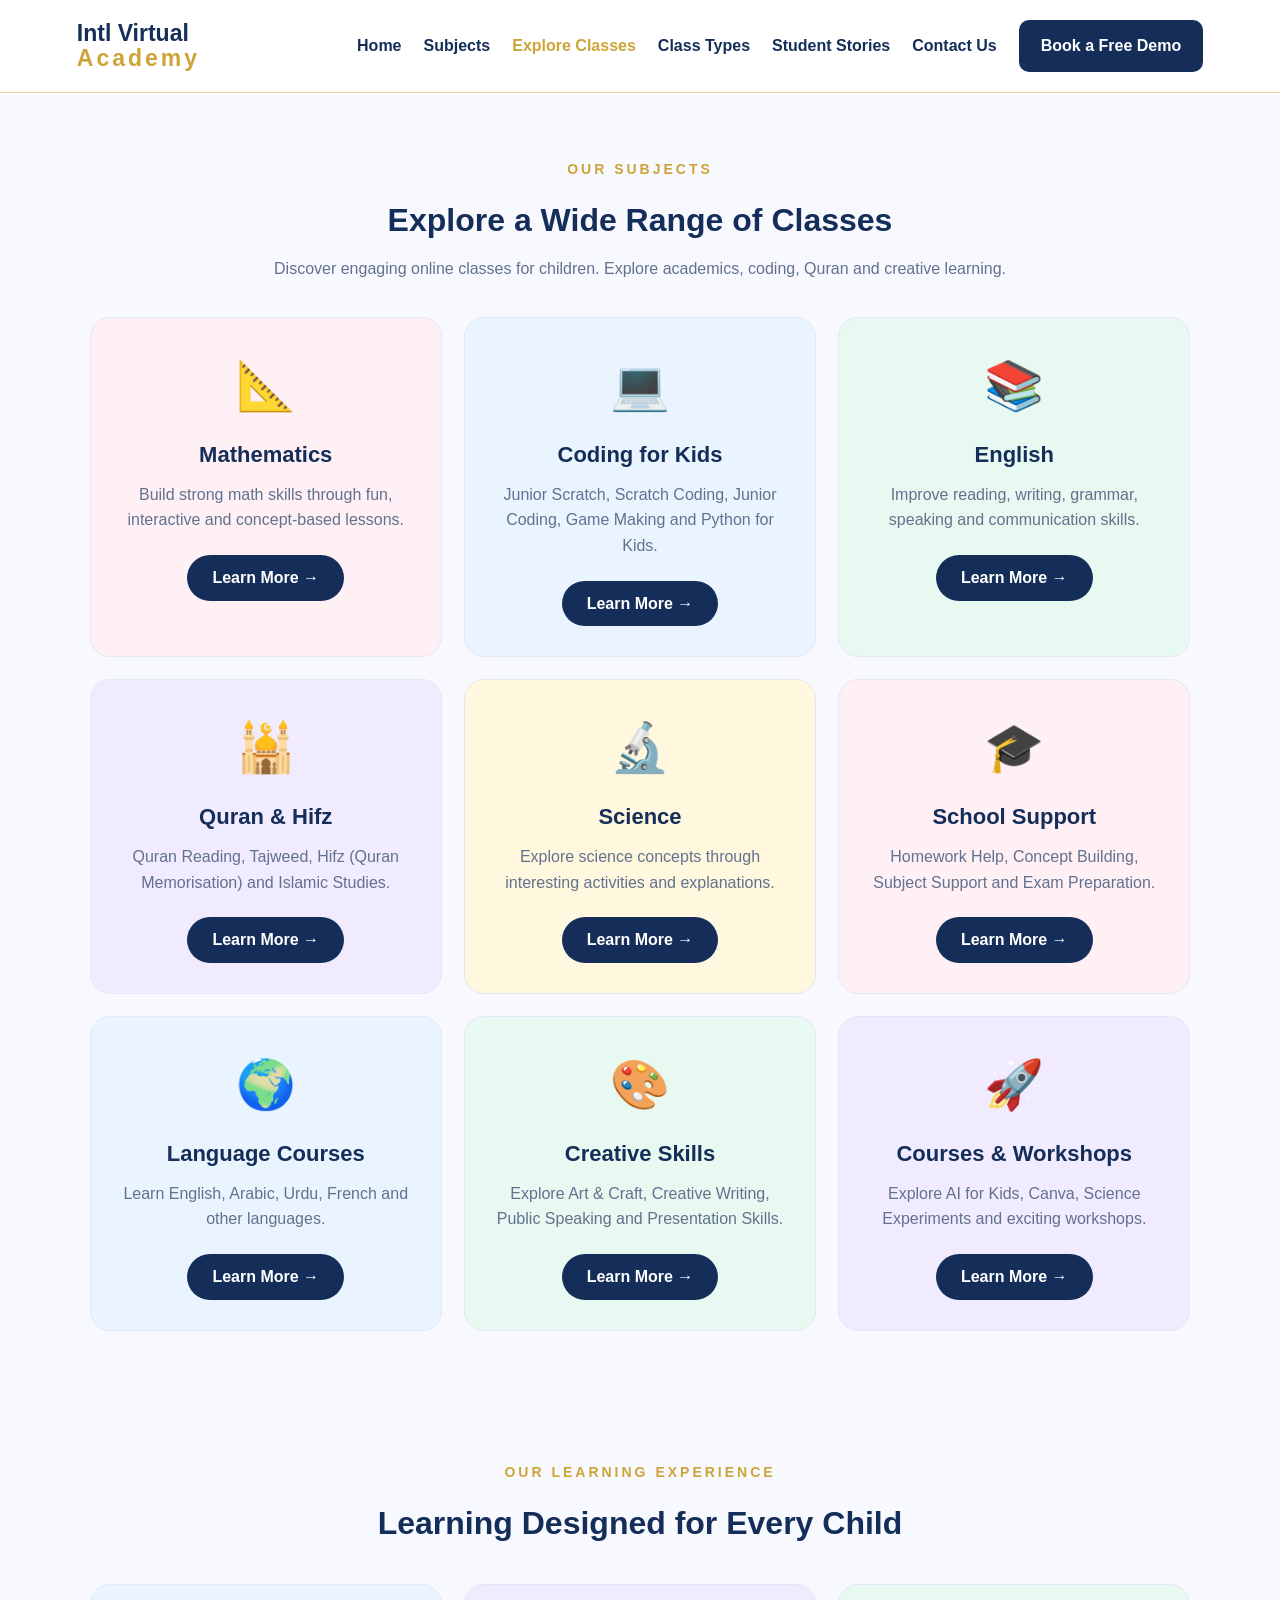
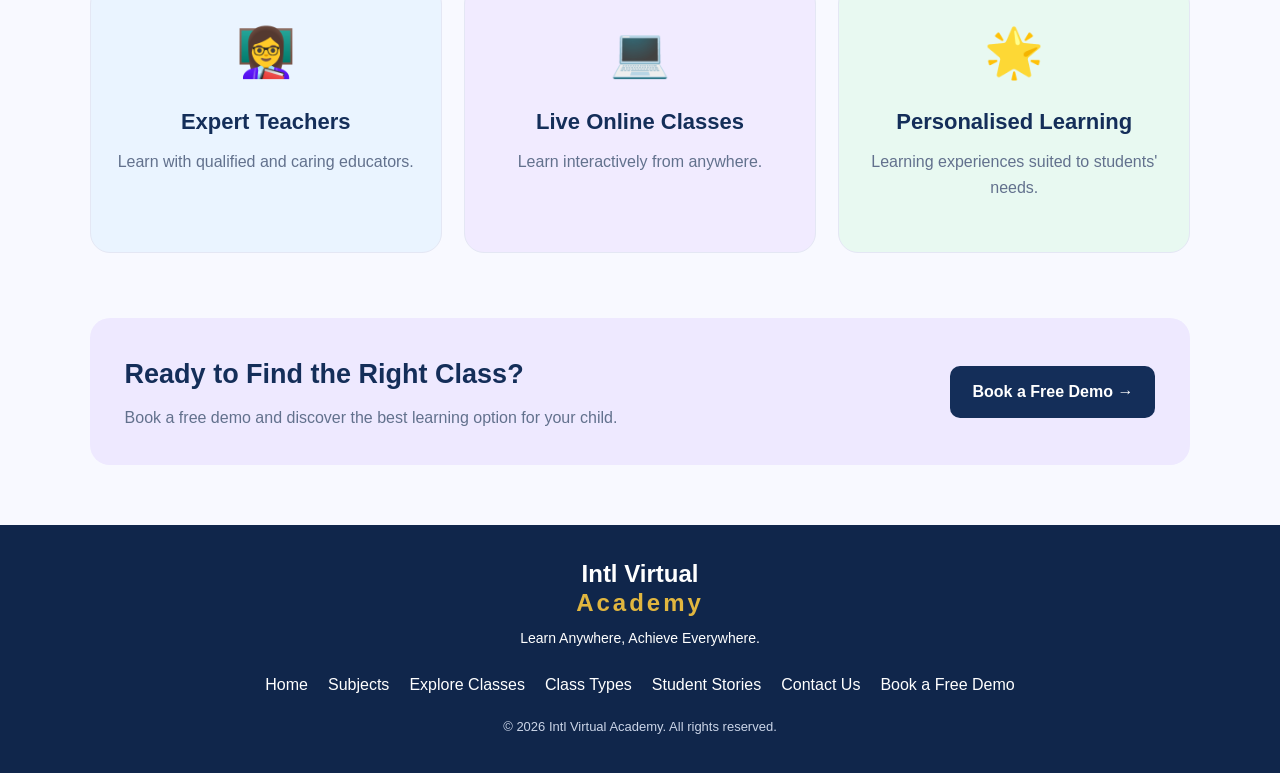
<file: explore-classes.html>
<!DOCTYPE html>
<html lang="en">
<head>
    <meta charset="UTF-8">
    <meta name="viewport" content="width=device-width, initial-scale=1.0">
    <title>Explore Classes | Intl Virtual Academy</title>
    <link rel="stylesheet" href="explore-classes.css">
</head>

<body>

<header class="site-header">
    <a href="index.html" class="brand">
        <span>Intl Virtual</span>
        <span>Academy</span>
    </a>

    <nav class="main-nav">
        <a href="index.html">Home</a>
        <a href="subjects.html">Subjects</a>
        <a href="explore-classes.html" class="active">Explore Classes</a>
        <a href="class-types.html">Class Types</a>
        <a href="student-stories.html">Student Stories</a>
        <a href="index.html#contact">Contact Us</a>
        <a href="demo-booking.html" class="nav-button">Book a Free Demo</a>
    </nav>
</header>

<main>

<!-- Our Subjects -->
<section class="subjects-section">

    <div class="section-heading">
        <p class="eyebrow">OUR SUBJECTS</p>
        <h2>Explore a Wide Range of Classes</h2>
        <p>
            Discover engaging online classes for children.
            Explore academics, coding, Quran and creative learning.
        </p>
    </div>

    <div class="class-grid">

        <!-- Mathematics -->
        <article class="class-card pink">
            <div class="card-icon">📐</div>
            <h3>Mathematics</h3>
            <p>
                Build strong math skills through fun,
                interactive and concept-based lessons.
            </p>
            <a href="subjects.html" class="learn-btn">Learn More →</a>
        </article>

        <!-- Coding for Kids -->
        <article class="class-card blue">
            <div class="card-icon">💻</div>
            <h3>Coding for Kids</h3>
            <p>
                Junior Scratch, Scratch Coding,
                Junior Coding, Game Making and Python for Kids.
            </p>
            <a href="subjects.html" class="learn-btn">Learn More →</a>
        </article>

        <!-- English -->
        <article class="class-card green">
            <div class="card-icon">📚</div>
            <h3>English</h3>
            <p>
                Improve reading, writing, grammar,
                speaking and communication skills.
            </p>
            <a href="subjects.html" class="learn-btn">Learn More →</a>
        </article>

        <!-- Quran & Hifz -->
        <article class="class-card purple">
            <div class="card-icon">🕌</div>
            <h3>Quran & Hifz</h3>
            <p>
                Quran Reading, Tajweed, Hifz
                (Quran Memorisation) and Islamic Studies.
            </p>
            <a href="subjects.html" class="learn-btn">Learn More →</a>
        </article>

        <!-- Science -->
        <article class="class-card yellow">
            <div class="card-icon">🔬</div>
            <h3>Science</h3>
            <p>
                Explore science concepts through
                interesting activities and explanations.
            </p>
            <a href="subjects.html" class="learn-btn">Learn More →</a>
        </article>

        <!-- School Support -->
        <article class="class-card pink">
            <div class="card-icon">🎓</div>
            <h3>School Support</h3>
            <p>
                Homework Help, Concept Building,
                Subject Support and Exam Preparation.
            </p>
            <a href="subjects.html" class="learn-btn">Learn More →</a>
        </article>

        <!-- Language Courses -->
        <article class="class-card blue">
            <div class="card-icon">🌍</div>
            <h3>Language Courses</h3>
            <p>
                Learn English, Arabic, Urdu,
                French and other languages.
            </p>
            <a href="subjects.html" class="learn-btn">Learn More →</a>
        </article>

        <!-- Creative Skills -->
        <article class="class-card green">
            <div class="card-icon">🎨</div>
            <h3>Creative Skills</h3>
            <p>
                Explore Art & Craft, Creative Writing,
                Public Speaking and Presentation Skills.
            </p>
            <a href="subjects.html" class="learn-btn">Learn More →</a>
        </article>

        <!-- Workshops -->
        <article class="class-card purple">
            <div class="card-icon">🚀</div>
            <h3>Courses & Workshops</h3>
            <p>
                Explore AI for Kids, Canva,
                Science Experiments and exciting workshops.
            </p>
            <a href="subjects.html" class="learn-btn">Learn More →</a>
        </article>

    </div>

</section>

<!-- Why Choose Us -->
<section class="subjects-section">

    <div class="section-heading">
        <p class="eyebrow">OUR LEARNING EXPERIENCE</p>
        <h2>Learning Designed for Every Child</h2>
    </div>

    <div class="class-grid">

        <article class="class-card blue">
            <div class="card-icon">👩‍🏫</div>
            <h3>Expert Teachers</h3>
            <p>Learn with qualified and caring educators.</p>
        </article>

        <article class="class-card purple">
            <div class="card-icon">💻</div>
            <h3>Live Online Classes</h3>
            <p>Learn interactively from anywhere.</p>
        </article>

        <article class="class-card green">
            <div class="card-icon">🌟</div>
            <h3>Personalised Learning</h3>
            <p>Learning experiences suited to students' needs.</p>
        </article>

    </div>

</section>

<!-- Demo CTA -->
<section class="demo-section">

    <div>
        <h2>Ready to Find the Right Class?</h2>
        <p>
            Book a free demo and discover the best learning
            option for your child.
        </p>
    </div>

    <a href="demo-booking.html" class="button">
        Book a Free Demo →
    </a>

</section>

</main>

<!-- Footer -->
<footer class="site-footer">

    <div class="footer-brand">
        <span>Intl Virtual</span>
        <span>Academy</span>
        <p>Learn Anywhere, Achieve Everywhere.</p>
    </div>

    <nav class="footer-links">
        <a href="index.html">Home</a>
        <a href="subjects.html">Subjects</a>
        <a href="explore-classes.html">Explore Classes</a>
        <a href="class-types.html">Class Types</a>
        <a href="student-stories.html">Student Stories</a>
        <a href="index.html#contact">Contact Us</a>
        <a href="demo-booking.html">Book a Free Demo</a>
    </nav>

    <p class="copyright">
        © 2026 Intl Virtual Academy. All rights reserved.
    </p>

</footer>

</body>
</html>
</file>
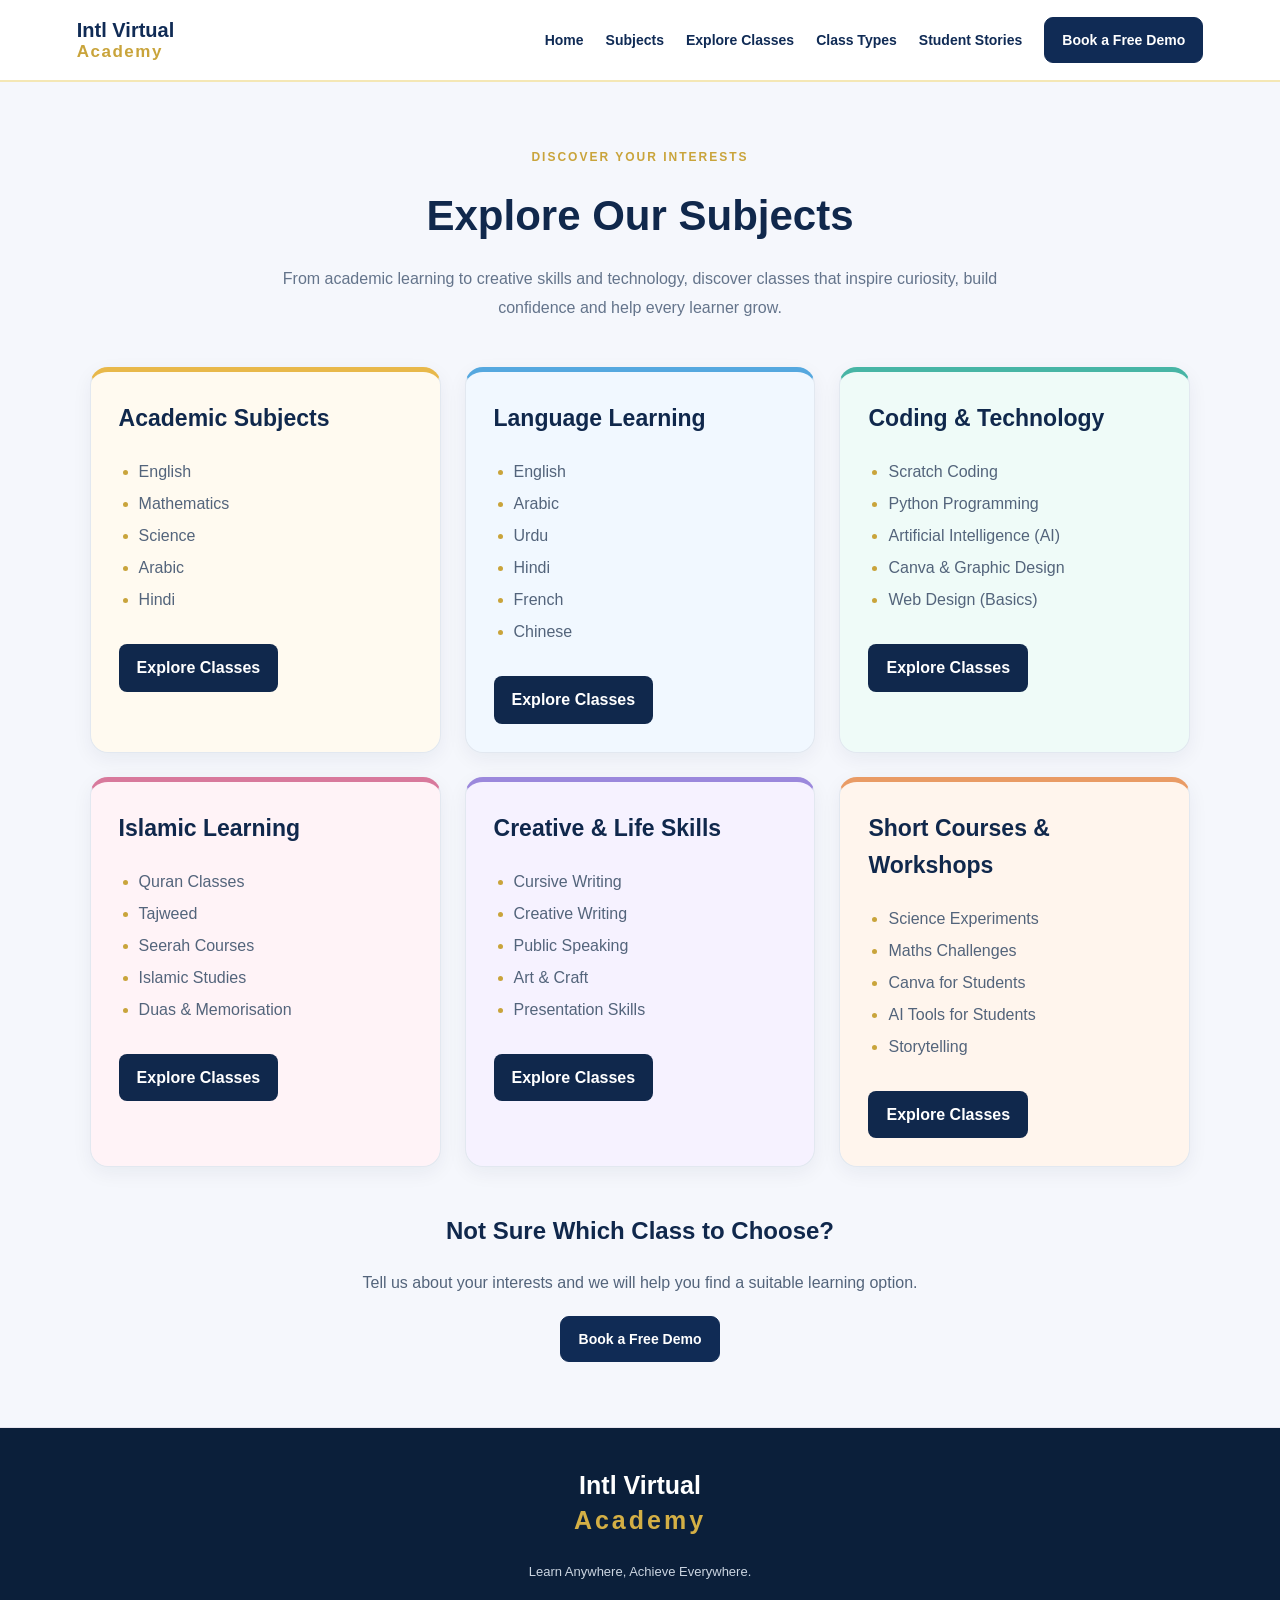
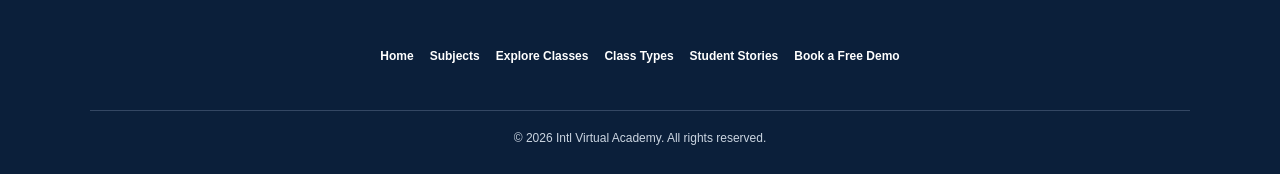
<file: subjects.html>
<!DOCTYPE html>
<html lang="en">

<head>
    <meta charset="UTF-8">
    <meta name="viewport" content="width=device-width, initial-scale=1.0">

    <meta name="description"
        content="Explore academic subjects, languages, coding, Quran classes, creative skills and workshops at Intl Virtual Academy.">

    <title>Our Subjects | Intl Virtual Academy</title>

    <link rel="stylesheet" href="home.css">

    <style>
        .subjects-page {
            padding: 65px 7%;
            background: #f5f7fc;
            color: #10284c;
        }

        .subjects-intro {
            max-width: 750px;
            margin: 0 auto 45px;
            text-align: center;
        }

        .subjects-intro .eyebrow {
            color: #c9a43b;
            font-weight: 800;
            letter-spacing: 2px;
        }

        .subjects-intro h1 {
            font-size: 42px;
            margin: 12px 0;
            color: #10284c;
        }

        .subjects-intro p {
            color: #64748b;
            line-height: 1.8;
        }

        .subject-list {
            display: grid;
            grid-template-columns: repeat(3, minmax(0, 1fr));
            gap: 24px;
            max-width: 1200px;
            margin: auto;
        }

        .subject-box {
            padding: 28px;
            border-radius: 18px;
            border: 1px solid #e2e8f0;
            border-top: 5px solid #c9a43b;
            background: white;
            box-shadow: 0 6px 20px rgba(16, 40, 76, 0.06);
        }

        .subject-box:nth-child(1) {
            background: #fffaf0;
            border-top-color: #e8b84a;
        }

        .subject-box:nth-child(2) {
            background: #f1f8ff;
            border-top-color: #55a8df;
        }

        .subject-box:nth-child(3) {
            background: #effbf8;
            border-top-color: #47b5a5;
        }

        .subject-box:nth-child(4) {
            background: #fff3f7;
            border-top-color: #d8799c;
        }

        .subject-box:nth-child(5) {
            background: #f6f2ff;
            border-top-color: #9b88dc;
        }

        .subject-box:nth-child(6) {
            background: #fff5ed;
            border-top-color: #e99b65;
        }

        .subject-box h2 {
            font-size: 23px;
            margin-top: 0;
            color: #10284c;
        }

        .subject-box ul {
            padding-left: 20px;
            color: #53647b;
            line-height: 2;
        }

        .subject-box li::marker {
            color: #c9a43b;
        }

        .subject-box a {
            display: inline-block;
            margin-top: 12px;
            padding: 11px 18px;
            background: #10284c;
            color: white;
            text-decoration: none;
            border-radius: 8px;
            font-weight: 600;
        }

        .subject-box a:hover {
            background: #c9a43b;
            color: #10284c;
        }

        .subjects-bottom {
            text-align: center;
            margin-top: 45px;
        }

        .subjects-bottom p {
            color: #53647b;
            margin-bottom: 20px;
        }

        @media (max-width: 900px) {
            .subject-list {
                grid-template-columns: repeat(2, minmax(0, 1fr));
            }
        }

        @media (max-width: 600px) {
            .subject-list {
                grid-template-columns: 1fr;
            }

            .subjects-intro h1 {
                font-size: 32px;
            }

            .subjects-page {
                padding: 45px 5%;
            }
        }
    </style>
</head>

<body>

    <!-- Header -->
    <header class="site-header">

        <a class="brand academy-brand" href="index.html">
            <span class="academy-name">
                <span>Intl Virtual</span>
                <span>Academy</span>
            </span>
        </a>

        <nav class="main-nav">
            <a href="index.html">Home</a>
            <a href="subjects.html" aria-current="page">Subjects</a>
            <a href="explore-classes.html">Explore Classes</a>
            <a href="class-types.html">Class Types</a>
            <a href="student-stories.html">Student Stories</a>
            <a class="nav-cta" href="book-demo.html">Book a Free Demo</a>
        </nav>

    </header>

    <main class="subjects-page">

        <!-- Page Introduction -->
        <section class="subjects-intro">
            <p class="eyebrow">DISCOVER YOUR INTERESTS</p>

            <h1>Explore Our Subjects</h1>

            <p>
                From academic learning to creative skills and technology,
                discover classes that inspire curiosity, build confidence
                and help every learner grow.
            </p>
        </section>

        <!-- Subject Categories -->
        <section class="subject-list">

            <article class="subject-box">
                <h2>Academic Subjects</h2>
                <ul>
                    <li>English</li>
                    <li>Mathematics</li>
                    <li>Science</li>
                    <li>Arabic</li>
                    <li>Hindi</li>
                </ul>
                <a href="explore-classes.html">Explore Classes</a>
            </article>

            <article class="subject-box">
                <h2>Language Learning</h2>
                <ul>
                    <li>English</li>
                    <li>Arabic</li>
                    <li>Urdu</li>
                    <li>Hindi</li>
                    <li>French</li>
                    <li>Chinese</li>
                </ul>
                <a href="explore-classes.html">Explore Classes</a>
            </article>

            <article class="subject-box">
                <h2>Coding &amp; Technology</h2>
                <ul>
                    <li>Scratch Coding</li>
                    <li>Python Programming</li>
                    <li>Artificial Intelligence (AI)</li>
                    <li>Canva &amp; Graphic Design</li>
                    <li>Web Design (Basics)</li>
                </ul>
                <a href="explore-classes.html">Explore Classes</a>
            </article>

            <article class="subject-box">
                <h2>Islamic Learning</h2>
                <ul>
                    <li>Quran Classes</li>
                    <li>Tajweed</li>
                    <li>Seerah Courses</li>
                    <li>Islamic Studies</li>
                    <li>Duas &amp; Memorisation</li>
                </ul>
                <a href="explore-classes.html">Explore Classes</a>
            </article>

            <article class="subject-box">
                <h2>Creative &amp; Life Skills</h2>
                <ul>
                    <li>Cursive Writing</li>
                    <li>Creative Writing</li>
                    <li>Public Speaking</li>
                    <li>Art &amp; Craft</li>
                    <li>Presentation Skills</li>
                </ul>
                <a href="explore-classes.html">Explore Classes</a>
            </article>

            <article class="subject-box">
                <h2>Short Courses &amp; Workshops</h2>
                <ul>
                    <li>Science Experiments</li>
                    <li>Maths Challenges</li>
                    <li>Canva for Students</li>
                    <li>AI Tools for Students</li>
                    <li>Storytelling</li>
                </ul>
                <a href="explore-classes.html">Explore Classes</a>
            </article>

        </section>

        <!-- Bottom Call to Action -->
        <section class="subjects-bottom">
            <h2>Not Sure Which Class to Choose?</h2>
            <p>
                Tell us about your interests and we will help you
                find a suitable learning option.
            </p>

            <a class="button button-primary" href="book-demo.html">
                Book a Free Demo
            </a>
        </section>

    </main>

    <!-- Footer -->
    <footer class="site-footer">

        <div class="footer-brand">
            <a href="index.html" class="footer-name">
                <span>Intl Virtual</span>
                <span>Academy</span>
            </a>

            <p>Learn Anywhere, Achieve Everywhere.</p>
        </div>

        <nav class="footer-links">
            <a href="index.html">Home</a>
            <a href="subjects.html">Subjects</a>
            <a href="explore-classes.html">Explore Classes</a>
            <a href="class-types.html">Class Types</a>
            <a href="student-stories.html">Student Stories</a>
            <a href="book-demo.html">Book a Free Demo</a>
        </nav>

        <p class="copyright">
            © 2026 Intl Virtual Academy. All rights reserved.
        </p>

    </footer>

</body>
</html>
</file>
<file: explore-classes.css>
* {
    margin: 0;
    padding: 0;
    box-sizing: border-box;
}

body {
    font-family: Arial, sans-serif;
    color: #142e59;
    background: #f8f9ff;
    line-height: 1.6;
}

a {
    text-decoration: none;
}

/* Header */
.site-header {
    background: white;
    padding: 20px 6%;
    display: flex;
    align-items: center;
    justify-content: space-between;
    flex-wrap: wrap;
    gap: 20px;
    border-bottom: 1px solid #ead9a3;
}

.brand {
    display: flex;
    flex-direction: column;
    font-size: 23px;
    font-weight: bold;
    line-height: 1.1;
}

.brand span:first-child {
    color: #142e59;
}

.brand span:last-child {
    color: #cda437;
    letter-spacing: 3px;
}

.main-nav {
    display: flex;
    align-items: center;
    gap: 22px;
    flex-wrap: wrap;
}

.main-nav a {
    color: #142e59;
    font-weight: 600;
}

.main-nav a:hover,
.main-nav .active {
    color: #cda437;
}

.nav-button,
.button {
    background: #142e59;
    color: white !important;
    padding: 13px 22px;
    border-radius: 10px;
    font-weight: bold;
    display: inline-block;
    transition: 0.3s;
}

.nav-button:hover,
.button:hover {
    background: #cda437;
    transform: translateY(-2px);
}

/* Hero */
.hero {
    padding: 65px 7%;
    display: flex;
    align-items: center;
    justify-content: space-between;
    gap: 40px;
    background: linear-gradient(120deg, #fffaf0, #f2f4ff);
}

.hero-content {
    flex: 1;
}

.eyebrow {
    color: #cda437;
    font-size: 14px;
    font-weight: bold;
    letter-spacing: 3px;
    margin-bottom: 15px;
}

.hero h1 {
    font-size: 46px;
    line-height: 1.2;
    margin-bottom: 20px;
}

.hero h1 span {
    color: #cda437;
}

.hero-content > p:not(.eyebrow) {
    color: #62718d;
    font-size: 18px;
    margin-bottom: 25px;
    max-width: 550px;
}

.hero-image {
    flex: 1;
    max-width: 550px;
}

.hero-image img {
    width: 100%;
    border-radius: 25px;
}

/* Subjects */
.subjects-section {
    padding: 65px 7%;
}

.section-heading {
    text-align: center;
    margin-bottom: 35px;
}

.section-heading h2 {
    font-size: 32px;
    margin-bottom: 10px;
}

.section-heading p:last-child {
    color: #62718d;
}

.class-grid {
    display: grid;
    grid-template-columns: repeat(3, 1fr);
    gap: 22px;
}

.class-card {
    padding: 30px 25px;
    border-radius: 20px;
    text-align: center;
    border: 1px solid #e4e7f4;
    transition: 0.3s;
}

.class-card:hover {
    transform: translateY(-6px);
    box-shadow: 0 10px 25px rgba(20, 46, 89, 0.10);
}

.pink {
    background: #fff0f5;
}

.blue {
    background: #eaf4ff;
}

.green {
    background: #e8f9f1;
}

.purple {
    background: #f1ebff;
}

.yellow {
    background: #fff8df;
}

.card-icon {
    font-size: 48px;
    margin-bottom: 12px;
}

.class-card h3 {
    font-size: 22px;
    margin-bottom: 10px;
}

.class-card p {
    color: #62718d;
    margin-bottom: 22px;
}

.learn-btn {
    display: inline-block;
    background: #142e59;
    color: white;
    padding: 10px 25px;
    border-radius: 25px;
    font-weight: bold;
}

.learn-btn:hover {
    background: #cda437;
}

/* Demo CTA */
.demo-section {
    margin: 0 7% 60px;
    padding: 35px;
    background: #eee9ff;
    border-radius: 20px;
    display: flex;
    align-items: center;
    justify-content: space-between;
    gap: 25px;
    flex-wrap: wrap;
}

.demo-section h2 {
    margin-bottom: 8px;
    font-size: 27px;
}

.demo-section p {
    color: #62718d;
}

/* Footer */
.site-footer {
    background: #10264b;
    color: white;
    padding: 35px 7%;
    text-align: center;
}

.footer-brand {
    display: flex;
    flex-direction: column;
    font-size: 24px;
    font-weight: bold;
    line-height: 1.2;
}

.footer-brand span:last-of-type {
    color: #e1b63f;
    letter-spacing: 3px;
}

.footer-brand p {
    font-size: 14px;
    font-weight: normal;
    margin: 12px 0 25px;
}

.footer-links {
    display: flex;
    justify-content: center;
    gap: 20px;
    flex-wrap: wrap;
    margin-bottom: 20px;
}

.footer-links a {
    color: white;
}

.footer-links a:hover {
    color: #e1b63f;
}

.copyright {
    font-size: 13px;
    color: #cbd5e8;
}

/* Responsive */
@media (max-width: 900px) {
    .hero {
        flex-direction: column;
        text-align: center;
    }

    .hero-image {
        max-width: 100%;
    }

    .class-grid {
        grid-template-columns: repeat(2, 1fr);
    }

    .main-nav {
        justify-content: center;
    }
}

@media (max-width: 550px) {
    .class-grid {
        grid-template-columns: 1fr;
    }

    .hero h1 {
        font-size: 34px;
    }

    .section-heading h2 {
        font-size: 26px;
    }

    .demo-section {
        text-align: center;
        justify-content: center;
    }

    .site-header {
        justify-content: center;
    }
}
.hero {
    display: none;
}
</file>
<file: home.css>
/* WonderNest Academy - Home Page Styles */
/* Keep the colors consistent across the website. */

:root {
    --ink: #30364F;
    --muted: #62677C;
    --purple: #7660B8;
    --purple-dark: #5D469D;
    --blue: #E8F4FF;
    --lavender: #F1EAFF;
    --peach: #FFF0E5;
    --mint: #E7F7EF;
    --white: #FFFFFF;
    --line: #E7E5EE;
    --page: #FBFAFF;
    --shadow: 0 8px 24px rgba(48, 54, 79, 0.07);
}

* {
    box-sizing: border-box;
}

html {
    scroll-behavior: smooth;
}

body {
    margin: 0;
    font-family: Arial, Helvetica, sans-serif;
    color: var(--ink);
    background: var(--page);
    line-height: 1.6;
}

img {
    max-width: 100%;
    display: block;
}

a {
    color: inherit;
}

button,
input,
select {
    font: inherit;
}

button,
a,
input,
select {
    -webkit-tap-highlight-color: transparent;
}

a:focus-visible,
button:focus-visible,
input:focus-visible,
select:focus-visible {
    outline: 3px solid #A89AE0;
    outline-offset: 3px;
}

.site-header {
    min-height: 82px;
    padding: 16px 6%;
    display: flex;
    align-items: center;
    justify-content: space-between;
    gap: 28px;
    background: var(--white);
    border-bottom: 1px solid var(--line);
}

.brand {
    display: inline-flex;
    align-items: center;
    gap: 9px;
    color: var(--ink);
    font-size: 21px;
    font-weight: 800;
    text-decoration: none;
    line-height: 1.1;
    white-space: nowrap;
}

.brand-mark {
    display: grid;
    place-items: center;
    width: 36px;
    height: 36px;
    color: var(--purple-dark);
    background: var(--lavender);
    border-radius: 11px;
    font-size: 23px;
}

.brand small {
    display: block;
    margin-top: 4px;
    font-size: 9px;
    letter-spacing: 2.7px;
    font-weight: 700;
}

.main-nav {
    display: flex;
    align-items: center;
    justify-content: flex-end;
    flex-wrap: wrap;
    gap: 22px;
}

.main-nav a,
.footer-links a {
    color: var(--ink);
    font-size: 14px;
    font-weight: 600;
    text-decoration: none;
}

.main-nav a:hover,
.footer-links a:hover {
    color: var(--purple-dark);
}

.main-nav .nav-cta {
    padding: 11px 17px;
    color: var(--white);
    background: var(--purple);
    border-radius: 9px;
}

.main-nav .nav-cta:hover {
    color: var(--white);
    background: var(--purple-dark);
}

.menu-toggle {
    display: none;
    border: 1px solid var(--line);
    background: var(--white);
    border-radius: 8px;
    padding: 7px 11px;
    color: var(--ink);
    cursor: pointer;
}

.section {
    padding: 76px 7%;
}

.hero {
    display: grid;
    grid-template-columns: 1.05fr 0.95fr;
    align-items: center;
    gap: 55px;
    padding-top: 64px;
    padding-bottom: 72px;
    background: linear-gradient(120deg, #E8F4FF 0%, #F1EAFF 56%, #FFF0E5 100%);
}

.eyebrow {
    margin: 0 0 13px;
    color: var(--purple-dark);
    font-size: 12px;
    font-weight: 800;
    letter-spacing: 1.8px;
}

.hero h1 {
    max-width: 650px;
    margin: 0;
    font-size: clamp(36px, 4.5vw, 58px);
    line-height: 1.1;
    letter-spacing: -1.7px;
}

.hero h1 span {
    color: var(--purple-dark);
}

.hero-description {
    max-width: 560px;
    margin: 22px 0;
    color: var(--muted);
    font-size: 17px;
    line-height: 1.8;
}

.hero-actions {
    display: flex;
    flex-wrap: wrap;
    gap: 12px;
}

.button {
    display: inline-flex;
    min-height: 46px;
    align-items: center;
    justify-content: center;
    padding: 11px 18px;
    border: 1px solid transparent;
    border-radius: 9px;
    font-weight: 700;
    font-size: 14px;
    text-align: center;
    text-decoration: none;
    cursor: pointer;
}

.button-primary {
    color: var(--white);
    background: var(--purple);
}

.button-primary:hover {
    background: var(--purple-dark);
}

.button-secondary {
    color: var(--ink);
    background: var(--white);
    border-color: #DAD5EA;
}

.button-secondary:hover {
    border-color: var(--purple);
}

.hero-note {
    margin: 18px 0 0;
    color: var(--muted);
    font-size: 12px;
}

.hero-visual {
    position: relative;
    max-width: 560px;
    width: 100%;
    justify-self: end;
}

.hero-visual > img {
    width: 100%;
    height: 380px;
    object-fit: cover;
    border-radius: 22px;
}

.hero-note-card {
    position: absolute;
    right: -15px;
    bottom: 20px;
    display: flex;
    align-items: center;
    gap: 12px;
    max-width: 245px;
    padding: 15px 18px;
    background: var(--white);
    border: 1px solid var(--line);
    border-radius: 13px;
    box-shadow: var(--shadow);
}

.note-icon {
    display: grid;
    place-items: center;
    width: 38px;
    height: 38px;
    flex-shrink: 0;
    border-radius: 10px;
    background: var(--mint);
    color: #39866B;
    font-size: 22px;
}

.hero-note-card strong {
    font-size: 13px;
}

.hero-note-card p {
    margin: 2px 0 0;
    color: var(--muted);
    font-size: 12px;
}

.intro-strip {
    padding-top: 23px;
    padding-bottom: 23px;
    background: var(--white);
    border-bottom: 1px solid var(--line);
    text-align: center;
}

.intro-strip p {
    margin: 0 auto;
    max-width: 900px;
    color: var(--muted);
}

.intro-strip strong {
    color: var(--ink);
}

.section-heading {
    max-width: 720px;
    margin: 0 auto 36px;
    text-align: center;
}

.section-heading h2,
.free-copy h2,
.contact-copy h2 {
    margin: 0;
    font-size: clamp(28px, 3vw, 38px);
    line-height: 1.2;
    letter-spacing: -0.7px;
}

.section-heading > p:last-child {
    margin: 13px 0 0;
    color: var(--muted);
}

.subject-grid {
    display: grid;
    grid-template-columns: repeat(3, minmax(0, 1fr));
    gap: 20px;
}

.subject-card {
    min-height: 235px;
    padding: 25px;
    border: 1px solid rgba(48, 54, 79, 0.04);
    border-radius: 17px;
}

.subject-blue { background: var(--blue); }
.subject-lavender { background: var(--lavender); }
.subject-peach { background: var(--peach); }
.subject-mint { background: var(--mint); }

.subject-icon {
    display: grid;
    place-items: center;
    width: 48px;
    height: 48px;
    margin-bottom: 17px;
    border-radius: 13px;
    background: rgba(255, 255, 255, 0.78);
    color: var(--purple-dark);
    font-size: 25px;
    font-weight: 800;
}

.subject-card h3 {
    margin: 0 0 8px;
    font-size: 19px;
}

.subject-card p {
    margin: 0 0 18px;
    color: var(--muted);
    font-size: 14px;
}

.subject-card a,
.text-link {
    color: var(--purple-dark);
    font-weight: 700;
    font-size: 13px;
    text-decoration: none;
}

.subject-card a:hover,
.text-link:hover {
    text-decoration: underline;
}

.subject-card a span {
    padding-left: 4px;
}

.explore-section {
    background: var(--white);
}

.class-filters {
    display: grid;
    grid-template-columns: 1.5fr repeat(4, minmax(130px, 1fr)) auto;
    gap: 10px;
    max-width: 1200px;
    margin: 0 auto;
}

.class-filters input,
.class-filters select,
.demo-form input,
.demo-form select {
    width: 100%;
    min-height: 45px;
    padding: 10px 12px;
    color: var(--ink);
    background: var(--white);
    border: 1px solid #DCD9E7;
    border-radius: 9px;
}

.class-filters input::placeholder,
.demo-form input::placeholder {
    color: #8A8B9A;
}

.reset-button {
    min-height: 45px;
}

.results-count {
    max-width: 1200px;
    margin: 18px auto 14px;
    color: var(--muted);
    font-size: 13px;
}

.class-grid {
    display: grid;
    grid-template-columns: repeat(3, minmax(0, 1fr));
    gap: 20px;
}

.class-card {
    overflow: hidden;
    background: var(--white);
    border: 1px solid var(--line);
    border-radius: 15px;
}

.class-card-top {
    min-height: 125px;
    display: flex;
    align-items: center;
    justify-content: space-between;
    padding: 22px;
}

.card-blue { background: var(--blue); }
.card-lavender { background: var(--lavender); }
.card-mint { background: var(--mint); }
.card-peach { background: var(--peach); }

.class-symbol {
    color: var(--purple-dark);
    font-size: 44px;
    font-weight: 800;
}

.class-tag {
    padding: 5px 9px;
    border: 1px solid rgba(48, 54, 79, 0.12);
    border-radius: 20px;
    background: rgba(255, 255, 255, 0.8);
    font-size: 11px;
    font-weight: 700;
}

.class-card-content {
    padding: 20px;
}

.card-category {
    margin: 0 0 7px;
    color: var(--purple-dark);
    font-size: 12px;
    font-weight: 700;
}

.class-card h3 {
    margin: 0 0 9px;
    font-size: 20px;
}

.class-card-content > p:not(.card-category) {
    min-height: 68px;
    margin: 0 0 16px;
    color: var(--muted);
    font-size: 14px;
}

.class-meta {
    display: flex;
    flex-wrap: wrap;
    gap: 7px;
    margin-bottom: 17px;
}

.class-meta span {
    padding: 5px 8px;
    background: #F3F7FC;
    border-radius: 20px;
    color: #4F5B75;
    font-size: 11px;
}

.demo-disclaimer {
    max-width: 900px;
    margin: 22px auto 0;
    color: var(--muted);
    font-size: 12px;
    text-align: center;
}

.learning-options {
    background: var(--page);
}

.format-grid {
    display: grid;
    grid-template-columns: repeat(2, minmax(0, 1fr));
    gap: 24px;
    max-width: 1000px;
    margin: 0 auto;
}

.format-card {
    padding: 32px;
    border: 1px solid var(--line);
    border-radius: 18px;
    background: var(--white);
}

.format-group {
    border-top: 5px solid #A6CFF0;
}

.format-private {
    border-top: 5px solid #C5B4EF;
}

.format-icon {
    display: grid;
    place-items: center;
    width: 54px;
    height: 54px;
    margin-bottom: 16px;
    border-radius: 14px;
    background: var(--lavender);
    color: var(--purple-dark);
    font-size: 25px;
}

.format-card h3 {
    margin: 0 0 10px;
    font-size: 23px;
}

.format-card p,
.format-card li {
    color: var(--muted);
    font-size: 14px;
}

.format-card ul {
    padding-left: 20px;
    margin: 18px 0 24px;
}

.format-card li {
    margin: 7px 0;
}

.free-learning {
    display: grid;
    grid-template-columns: 1.2fr 0.8fr;
    align-items: center;
    gap: 30px;
    background: var(--lavender);
    border-top: 1px solid #E7DFF8;
    border-bottom: 1px solid #E7DFF8;
}

.free-copy {
    max-width: 700px;
}

.free-copy > p:not(.eyebrow) {
    margin: 16px 0 24px;
    color: var(--muted);
}

.free-art {
    display: flex;
    align-items: center;
    justify-content: center;
    gap: 20px;
    min-height: 190px;
    border-radius: 18px;
    background: rgba(255, 255, 255, 0.55);
    color: var(--purple-dark);
}

.art-book {
    font-size: 85px;
}

.art-pencil {
    font-size: 60px;
}

.art-star {
    align-self: flex-start;
    margin-top: 30px;
    color: #C28A5A;
    font-size: 38px;
}

.steps-grid {
    display: grid;
    grid-template-columns: repeat(3, minmax(0, 1fr));
    gap: 22px;
}

.step-card {
    padding: 27px;
    background: var(--white);
    border: 1px solid var(--line);
    border-radius: 15px;
}

.step-number {
    display: inline-grid;
    place-items: center;
    width: 42px;
    height: 42px;
    margin-bottom: 15px;
    border-radius: 12px;
    background: var(--blue);
    color: var(--purple-dark);
    font-size: 13px;
    font-weight: 800;
}

.step-card h3 {
    margin: 0 0 9px;
    font-size: 19px;
}

.step-card p {
    margin: 0;
    color: var(--muted);
    font-size: 14px;
}

.student-stories {
    background: var(--white);
}

.video-grid {
    display: grid;
    grid-template-columns: repeat(3, minmax(0, 1fr));
    gap: 20px;
}

.video-card {
    overflow: hidden;
    border: 1px solid var(--line);
    border-radius: 15px;
    background: var(--white);
}

.video-placeholder {
    min-height: 190px;
    display: flex;
    flex-direction: column;
    align-items: center;
    justify-content: center;
    gap: 12px;
    padding: 20px;
    background: var(--blue);
    color: var(--muted);
    text-align: center;
    font-size: 12px;
}

.video-lavender { background: var(--lavender); }
.video-peach { background: var(--peach); }

.play-symbol {
    display: grid;
    place-items: center;
    width: 48px;
    height: 48px;
    padding-left: 3px;
    border: 1px solid #DAD5EA;
    border-radius: 50%;
    background: var(--white);
    color: var(--purple-dark);
    font-size: 17px;
}

.video-caption {
    padding: 18px;
}

.video-caption h3 {
    margin: 0 0 7px;
    font-size: 17px;
}

.video-caption p {
    margin: 0;
    color: var(--muted);
    font-size: 13px;
}

.written-reviews {
    background: var(--page);
}

.review-placeholder {
    max-width: 750px;
    margin: 0 auto;
    padding: 32px;
    background: var(--white);
    border: 1px solid var(--line);
    border-radius: 16px;
    text-align: center;
}

.review-quote {
    color: var(--purple);
    font-family: Georgia, serif;
    font-size: 58px;
    line-height: 1;
}

.review-placeholder p {
    margin: 8px 0 15px;
    color: var(--muted);
    font-size: 17px;
}

.review-author {
    color: var(--purple-dark);
    font-size: 12px;
    font-weight: 700;
}

.contact-section {
    display: grid;
    grid-template-columns: 0.9fr 1.1fr;
    align-items: start;
    gap: 55px;
    background: linear-gradient(130deg, var(--blue), var(--lavender));
}

.contact-copy > p:not(.eyebrow) {
    color: var(--muted);
}

.contact-note {
    margin-top: 25px;
    padding: 18px;
    border: 1px solid #DCD6EF;
    border-radius: 12px;
    background: rgba(255, 255, 255, 0.65);
}

.contact-note strong {
    font-size: 14px;
}

.contact-note p {
    margin: 6px 0 0;
    color: var(--muted);
    font-size: 13px;
}

.demo-form {
    padding: 28px;
    background: var(--white);
    border: 1px solid var(--line);
    border-radius: 17px;
    box-shadow: var(--shadow);
}

.demo-form h3 {
    margin: 0 0 20px;
    font-size: 23px;
}

.demo-form label {
    display: block;
    margin: 14px 0 6px;
    font-size: 13px;
    font-weight: 700;
}

.demo-form input,
.demo-form select {
    background: #FDFCFF;
}

.form-submit {
    width: 100%;
    margin-top: 20px;
}

.form-message {
    margin: 12px 0 0;
    color: var(--purple-dark);
    font-size: 13px;
}

.form-small {
    margin: 10px 0 0;
    color: var(--muted);
    font-size: 11px;
    text-align: center;
}

.site-footer {
    padding: 38px 7% 25px;
    background: #FFFFFF;
    border-top: 1px solid var(--line);
    text-align: center;
}

.brand-footer {
    justify-content: center;
}

.footer-brand > p {
    margin: 12px 0 20px;
    color: var(--muted);
    font-size: 13px;
}

.footer-links {
    display: flex;
    flex-wrap: wrap;
    justify-content: center;
    gap: 20px;
    margin: 22px 0;
}

.footer-links a {
    font-size: 12px;
}

.copyright {
    margin: 22px 0 8px;
    color: var(--muted);
    font-size: 12px;
}

.footer-note {
    max-width: 800px;
    margin: 0 auto;
    color: #858596;
    font-size: 11px;
}

.visually-hidden {
    position: absolute;
    width: 1px;
    height: 1px;
    padding: 0;
    margin: -1px;
    overflow: hidden;
    clip: rect(0, 0, 0, 0);
    white-space: nowrap;
    border: 0;
}

/* Tablet layout */
@media (max-width: 1050px) {
    .site-header {
        padding-right: 4%;
        padding-left: 4%;
    }

    .main-nav {
        gap: 13px;
    }

    .main-nav a {
        font-size: 12px;
    }

    .section {
        padding-right: 5%;
        padding-left: 5%;
    }

    .class-filters {
        grid-template-columns: repeat(3, minmax(0, 1fr));
    }

    .search-field {
        grid-column: span 2;
    }
}

/* Mobile layout */
@media (max-width: 720px) {
    .site-header {
        position: relative;
        min-height: 72px;
        flex-wrap: wrap;
    }

    .brand {
        font-size: 18px;
    }

    .menu-toggle {
        display: inline-block;
    }

    .main-nav {
        display: none;
        width: 100%;
        align-items: stretch;
        flex-direction: column;
        gap: 0;
        padding-top: 8px;
    }

    .main-nav.nav-open {
        display: flex;
    }

    .main-nav a {
        padding: 11px 5px;
        font-size: 14px;
    }

    .main-nav .nav-cta {
        margin-top: 7px;
        text-align: center;
    }

    .section {
        padding: 52px 6%;
    }

    .hero {
        grid-template-columns: 1fr;
        gap: 30px;
        padding-top: 45px;
    }

    .hero h1 {
        font-size: 39px;
    }

    .hero-visual {
        justify-self: stretch;
    }

    .hero-visual > img {
        height: 280px;
    }

    .hero-note-card {
        right: 10px;
        bottom: 12px;
    }

    .subject-grid,
    .class-grid,
    .video-grid {
        grid-template-columns: repeat(2, minmax(0, 1fr));
        gap: 13px;
    }

    .subject-card {
        padding: 18px;
    }

    .class-card-content {
        padding: 15px;
    }

    .class-card h3 {
        font-size: 17px;
    }

    .format-grid,
    .free-learning,
    .contact-section {
        grid-template-columns: 1fr;
        gap: 25px;
    }

    .steps-grid {
        grid-template-columns: 1fr;
    }

    .free-art {
        min-height: 140px;
    }

    .class-filters {
        grid-template-columns: 1fr 1fr;
    }

    .search-field {
        grid-column: 1 / -1;
    }

    .reset-button {
        grid-column: 1 / -1;
    }
}

@media (max-width: 460px) {
    .hero h1 {
        font-size: 34px;
    }

    .hero-actions {
        flex-direction: column;
        align-items: stretch;
    }

    .subject-grid,
    .class-grid,
    .video-grid,
    .class-filters {
        grid-template-columns: 1fr;
    }

    .search-field,
    .reset-button {
        grid-column: auto;
    }

    .format-card,
    .demo-form {
        padding: 22px;
    }

    .footer-links {
        gap: 12px;
    }
}

/* INTEL Virtual Academy Logo */

.academy-logo {
    display: block;
    width: 190px;
    max-width: 100%;
    height: auto;
    object-fit: contain;
}

.footer-logo {
    width: 170px;
}

@media (max-width: 768px) {
    .academy-logo {
        width: 150px;
    }

    .footer-logo {
        width: 140px;
    }
}

/* INTL VIRTUAL ACADEMY - NAVY & GOLD THEME */

:root {
    --navy: #102b55;
    --navy-dark: #081d3b;
    --gold: #c9a43b;
    --gold-light: #f4e7b5;
    --white: #ffffff;
    --page-bg: #f8f9fc;
    --text-color: #24334b;
}

/* Header */
.site-header {
    background: var(--white);
    border-bottom: 2px solid var(--gold-light);
}

/* Brand layout */
.academy-brand {
    display: flex;
    align-items: center;
    gap: 10px;
    text-decoration: none;
    color: var(--navy);
    flex-shrink: 0;
}

.academy-logo {
    display: block;
    width: 65px;
    height: 65px;
    object-fit: contain;
}

.academy-name {
    display: flex;
    flex-direction: column;
    line-height: 1.15;
    font-size: 20px;
    font-weight: 800;
    color: var(--navy);
    white-space: nowrap;
}

.academy-name span:last-child {
    color: var(--gold);
    letter-spacing: 1.5px;
    font-size: 17px;
}

/* Navigation */
.main-nav a {
    color: var(--navy);
}

.main-nav a:hover {
    color: var(--gold);
}

.main-nav .nav-cta {
    background: var(--navy);
    color: var(--white);
    border: 1px solid var(--navy);
}

.main-nav .nav-cta:hover {
    background: var(--gold);
    color: var(--navy-dark);
    border-color: var(--gold);
}

/* Buttons */
.button-primary {
    background: var(--navy);
    color: var(--white);
    border: 1px solid var(--navy);
}

.button-primary:hover {
    background: var(--gold);
    color: var(--navy-dark);
    border-color: var(--gold);
}

.button-secondary {
    background: var(--white);
    color: var(--navy);
    border: 1px solid var(--gold);
}

/* Hero section */
.hero {
    background: linear-gradient(
        120deg,
        #f8f9fc,
        #fff9e9
    );
}

.hero h1 span {
    color: var(--gold);
}

.eyebrow {
    color: var(--navy);
}

/* Cards */
.step-card {
    background: var(--white);
    border: 1px solid #e5e8ef;
    border-radius: 16px;
}

.step-number {
    color: var(--gold);
}

/* Introduction and call-to-action sections */
.intro-strip {
    background: #f3f5fa;
    border-top: 1px solid #e4e8f0;
    border-bottom: 1px solid #e4e8f0;
}

/* Footer */
.site-footer {
    background: var(--navy-dark);
    color: var(--white);
}

.site-footer a {
    color: var(--white);
}

.site-footer a:hover {
    color: var(--gold-light);
}

.site-footer .copyright {
    border-top: 1px solid #344763;
}

/* Mobile */
@media (max-width: 768px) {
    .academy-logo {
        width: 48px;
        height: 48px;
    }

    .academy-name {
        font-size: 16px;
    }

    .academy-name span:last-child {
        font-size: 14px;
    }
}

/* Clean footer layout */
.site-footer {
    display: flex;
    flex-direction: column;
    align-items: center;
    gap: 22px;
    padding: 35px 7%;
    text-align: center;
}

.footer-brand {
    display: flex;
    flex-direction: column;
    align-items: center;
    gap: 12px;
}

.footer-logo-link {
    display: inline-flex;
    justify-content: center;
    align-items: center;
}

.footer-logo {
    display: block;
    width: 180px;
    max-width: 100%;
    height: auto;
    object-fit: contain;
}

.footer-links {
    display: flex;
    justify-content: center;
    flex-wrap: wrap;
    gap: 16px;
}

.site-footer .copyright {
    width: 100%;
    margin: 0;
    padding-top: 12px;
    text-align: center;
}

/* Parents' Reviews & Testimonials */

.parent-reviews {
    padding: 75px 7%;
    background: #ffffff;
    color: #102b55;
}

.reviews-heading {
    max-width: 720px;
    margin: 0 auto 40px;
    text-align: center;
}

.reviews-label {
    color: #c9a43b;
    font-size: 13px;
    font-weight: 800;
    letter-spacing: 2px;
    margin-bottom: 12px;
}

.reviews-heading h2 {
    color: #102b55;
    font-size: clamp(28px, 4vw, 40px);
    margin: 0 0 15px;
}

.reviews-heading > p:last-child {
    color: #5c6980;
    line-height: 1.8;
}

.reviews-grid {
    display: grid;
    grid-template-columns: repeat(3, minmax(0, 1fr));
    gap: 25px;
    max-width: 1200px;
    margin: 0 auto;
}

.review-card {
    overflow: hidden;
    background: #ffffff;
    border: 1px solid #e2e7ef;
    border-radius: 18px;
    box-shadow: 0 8px 24px rgba(16, 43, 85, 0.07);
}

.review-video {
    width: 100%;
    aspect-ratio: 16 / 9;
    background: #0b1f3a;
}

.review-video video {
    display: block;
    width: 100%;
    height: 100%;
    object-fit: cover;
}

.review-content {
    padding: 22px;
}

.review-tag {
    display: inline-block;
    margin-bottom: 10px;
    color: #a98219;
    font-size: 11px;
    font-weight: 800;
    letter-spacing: 1px;
}

.review-content h3 {
    margin: 0 0 10px;
    color: #102b55;
    font-size: 19px;
}

.review-content p {
    margin: 0;
    color: #5c6980;
    line-height: 1.7;
    font-size: 14px;
}

.reviews-cta {
    margin-top: 40px;
    text-align: center;
}

.reviews-cta p {
    color: #102b55;
    font-weight: 600;
    margin-bottom: 18px;
}

.reviews-button {
    display: inline-block;
    padding: 13px 24px;
    border-radius: 9px;
    background: #102b55;
    color: #ffffff;
    font-weight: 700;
    text-decoration: none;
    border: 1px solid #102b55;
}

.reviews-button:hover {
    background: #c9a43b;
    border-color: #c9a43b;
    color: #081d3b;
}

@media (max-width: 900px) {
    .reviews-grid {
        grid-template-columns: repeat(2, minmax(0, 1fr));
    }
}

@media (max-width: 600px) {
    .parent-reviews {
        padding: 50px 5%;
    }

    .reviews-grid {
        grid-template-columns: 1fr;
    }
}


/* FINAL FOOTER DESIGN FIX */

footer.site-footer {
    background-color: #0b1f3a !important;
    color: #ffffff !important;
    padding: 40px 7% 25px !important;
    text-align: center;
    width: 100%;
    box-sizing: border-box;
}

footer.site-footer .footer-name {
    display: inline-flex;
    flex-direction: column;
    align-items: center;
    color: #ffffff !important;
    font-size: 25px;
    font-weight: 800;
    line-height: 1.4;
    text-decoration: none !important;
}

footer.site-footer .footer-name span:last-child {
    color: #d4af45 !important;
    letter-spacing: 3px;
}

footer.site-footer .footer-brand p {
    color: #cbd5e1 !important;
    margin-top: 12px;
}

footer.site-footer .footer-links a {
    color: #ffffff !important;
    text-decoration: none !important;
    font-weight: 600;
    transition: color 0.2s ease;
}

footer.site-footer .footer-links a:hover {
    color: #d4af45 !important;
}

footer.site-footer .copyright {
    color: #cbd5e1 !important;
    border-top: 1px solid #344763;
    padding-top: 18px;
    margin: 0;
    width: 100%;
    text-align: center;
}

/* Remove accidental copyright outside the footer */
body > p.copyright {
    display: none;
}

/* Contact Us Section */
.contact-section {
    padding: 65px 7%;
    background: #f4f6fb;
    color: #0b1f3a;
}

.contact-heading {
    max-width: 700px;
    margin: 0 auto 35px;
    text-align: center;
}

.contact-label {
    color: #c9a43b;
    font-size: 13px;
    font-weight: 800;
    letter-spacing: 2px;
}

.contact-heading h2 {
    font-size: 36px;
    margin: 12px 0;
    color: #0b1f3a;
}

.contact-heading > p:last-child {
    color: #5c6980;
    line-height: 1.8;
}

.contact-cards {
    display: grid;
    grid-template-columns: repeat(3, minmax(0, 1fr));
    gap: 22px;
    max-width: 1150px;
    margin: 0 auto;
}

.contact-card {
    padding: 28px 22px;
    background: #ffffff;
    border: 1px solid #e0e5ef;
    border-radius: 16px;
    text-align: center;
}

.contact-card h3 {
    color: #0b1f3a;
    margin-top: 0;
}

.contact-card p {
    color: #5c6980;
    line-height: 1.6;
}

.contact-card a {
    display: inline-block;
    margin-top: 10px;
    padding: 11px 16px;
    border-radius: 8px;
    background: #0b1f3a;
    color: #ffffff;
    text-decoration: none;
    font-weight: 600;
}

.contact-card a:hover {
    background: #c9a43b;
    color: #0b1f3a;
}

@media (max-width: 700px) {
    .contact-cards {
        grid-template-columns: 1fr;
    }
}

/* Space above View All Subjects button */
.subjects-button {
    margin-top: 40px;
    text-align: center;
}

/* ===== EXPLORE OUR SUBJECTS ===== */

.subjects-section {
    padding: 75px 7%;
    background: linear-gradient(180deg, #fffdf7 0%, #f2f5fb 100%);
}

.subjects-section .section-heading {
    max-width: 760px;
    margin: 0 auto 45px;
    text-align: center;
}

.subjects-section .eyebrow {
    color: #c9a43b;
    font-weight: 800;
    letter-spacing: 2px;
    font-size: 13px;
}

.subjects-section .section-heading h2 {
    color: #10284c;
    font-size: 38px;
    margin: 12px 0;
}

.subjects-section .section-heading > p:last-child {
    color: #64748b;
    line-height: 1.8;
    font-size: 16px;
}

/* Colourful subject cards */
.subjects-section .steps-grid {
    display: grid;
    grid-template-columns: repeat(3, minmax(0, 1fr));
    gap: 24px;
}

.subjects-section .step-card {
    background: #ffffff;
    padding: 28px 25px;
    border-radius: 18px;
    border: 1px solid #e3e8f1;
    border-top: 5px solid #c9a43b;
    box-shadow: 0 7px 22px rgba(16, 40, 76, 0.07);
    transition: transform 0.25s ease, box-shadow 0.25s ease;
}

.subjects-section .step-card:nth-child(1) {
    border-top-color: #e8b84a;
    background: #fffaf0;
}

.subjects-section .step-card:nth-child(2) {
    border-top-color: #55a8df;
    background: #f2f9ff;
}

.subjects-section .step-card:nth-child(3) {
    border-top-color: #47b5a5;
    background: #effbf8;
}

.subjects-section .step-card:nth-child(4) {
    border-top-color: #d8799c;
    background: #fff4f7;
}

.subjects-section .step-card:nth-child(5) {
    border-top-color: #9b88dc;
    background: #f7f4ff;
}

.subjects-section .step-card:nth-child(6) {
    border-top-color: #e99b65;
    background: #fff6ef;
}

.subjects-section .step-card:hover {
    transform: translateY(-6px);
    box-shadow: 0 14px 28px rgba(16, 40, 76, 0.12);
}

.subjects-section .step-card h3 {
    color: #10284c;
    font-size: 21px;
    line-height: 1.4;
    margin: 0 0 14px;
}

.subjects-section .step-card p {
    color: #53647b;
    font-size: 15px;
    line-height: 1.9;
    margin-bottom: 0;
}

/* View All Subjects button spacing */
.subjects-button {
    margin-top: 45px;
    text-align: center;
}

.subjects-button .button {
    display: inline-block;
    padding: 15px 27px;
    border-radius: 10px;
    font-weight: 700;
    text-decoration: none;
    transition: all 0.25s ease;
}

.subjects-button .button-primary {
    background: #10284c;
    color: #ffffff;
    border: 2px solid #10284c;
}

.subjects-button .button-primary:hover {
    background: #c9a43b;
    border-color: #c9a43b;
    color: #10284c;
}

/* Mobile responsive design */
@media (max-width: 900px) {
    .subjects-section .steps-grid {
        grid-template-columns: repeat(2, minmax(0, 1fr));
    }
}

@media (max-width: 600px) {
    .subjects-section {
        padding: 50px 5%;
    }

    .subjects-section .steps-grid {
        grid-template-columns: 1fr;
    }

    .subjects-section .section-heading h2 {
        font-size: 30px;
    }
}
</file>
